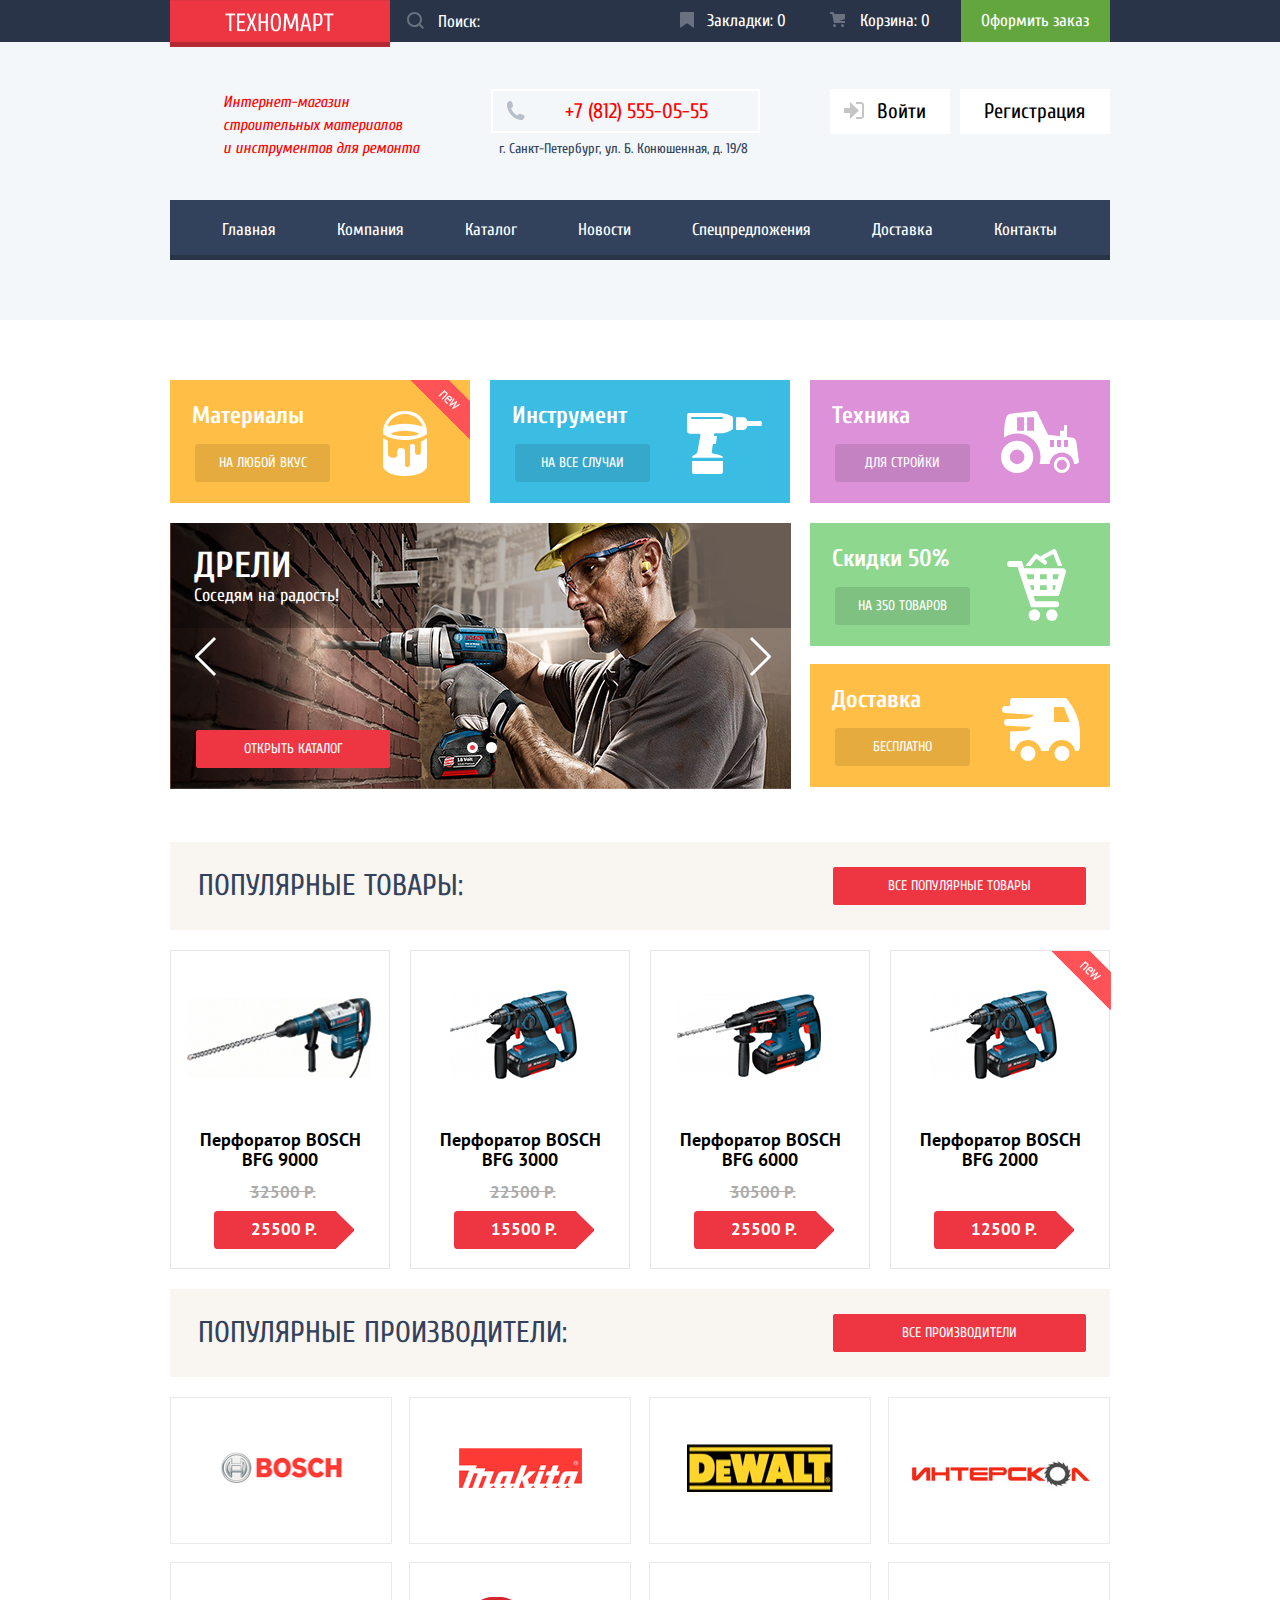
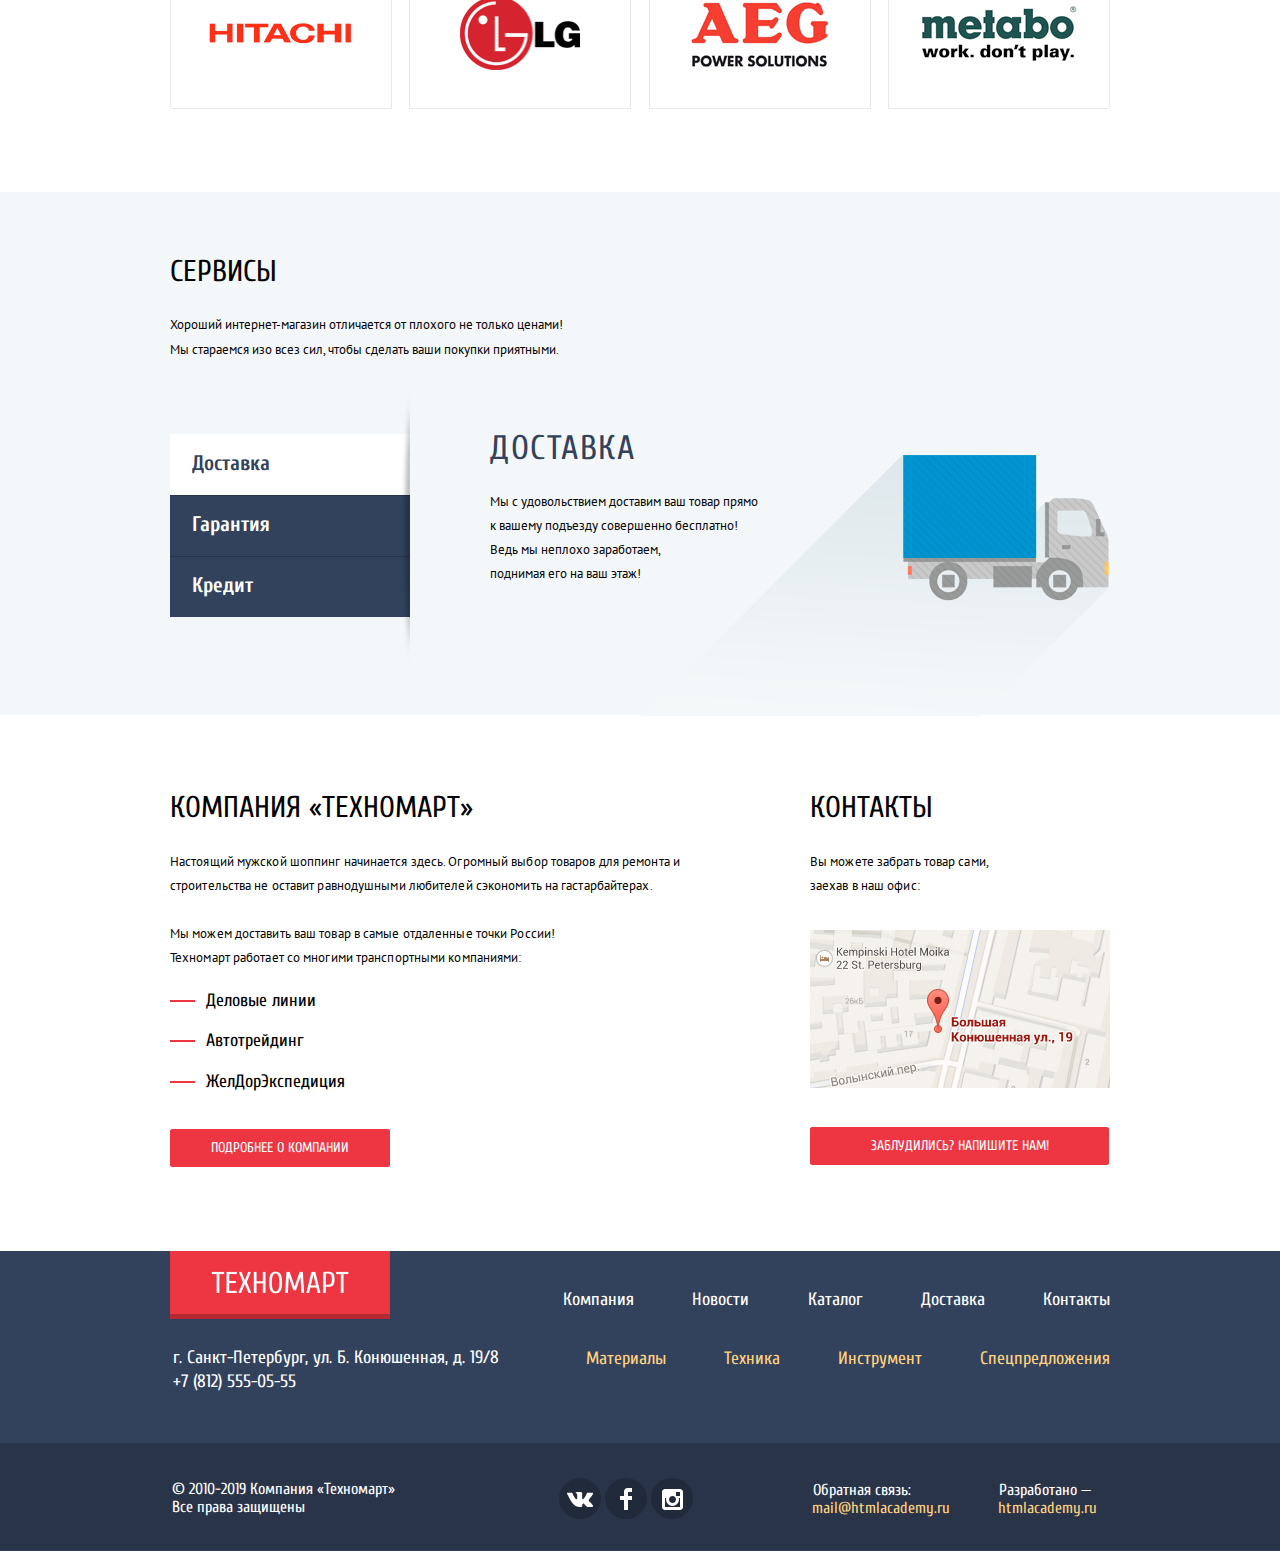
<file: index.html>
<!DOCTYPE html>
<html lang="ru">

<head>
  <meta charset="utf-8">
  <title>HTML Academy: Техномарт</title>
  <link href="css/normalize.css" rel="stylesheet">
  <link href="css/style.css" rel="stylesheet">
  <link href="https://fonts.googleapis.com/css?family=Cuprum:400,400i,700,700i&display=swap&subset=cyrillic"
    rel="stylesheet">
  <link href="https://fonts.googleapis.com/css?family=PT+Sans:400,700&display=swap&subset=cyrillic" rel="stylesheet">
</head>

<body>
  <header>
    <div class="header">
      <div class="topmenu wrapper">
        <a href="index.html"><img src="img/logo.png" class="logo" alt="логотип" width="220" height="47"></a>

        <form class="search-form" action="https://echo.htmlacademy.ru" method="POST">
          <input class="search" type="text" placeholder="Поиск:" name="search">
          <input class="search-icon" type="submit" value="Поиск">
        </form>

        <a href="#" class="bookmark">Закладки: 0</a>
        <a href="#" class="cart">Корзина: 0</a>
        <a href="#" class="order">Оформить заказ</a>
      </div>
    </div>
    <div class="underheader wrapper">
      <p class="description">Интернет-магазин<br>
        строительных материалов<br>
        и инструментов для ремонта</p>
      <div class="contact-details"><a class="telephone" href="tel:+78125550555">+7 (812) 555-05-55</a>
        <p class="address">г. Санкт-Петербург, ул. Б. Конюшенная, д. 19/8</p>
      </div>

      <div class="entrance">
        <a class="enter" href="#">Войти</a>
        <a class="registration" href="#">Регистрация</a>
      </div>
    </div>
    <nav class="wrapper">
      <ul class="navigation">
        <li><a href="index.html">Главная</a></li>
        <li><a href="#">Компания</a></li>
        <li><a href="catalog.html">Каталог</a></li>
        <li><a href="#">Новости</a></li>
        <li><a href="#">Спецпредложения</a></li>
        <li><a href="#">Доставка</a></li>
        <li><a href="#">Контакты</a></li>
      </ul>
    </nav>
  </header>

  <main>
    <h1 class="visually-hidden">Интернет-магазин "ТЕХНОМАРТ"</h1>
    <section class="store wrapper">
      <h2 class="visually-hidden">Товары и услуги</h2>
      <ul class="departments wrapper">
        <li>
          <h3>Материалы</h3>
          <a class="departments-btn" href="#">на любой вкус</a>
        </li>
        <li>
          <h3>Инструмент</h3>
          <a class="departments-btn" href="#">на все случаи</a>
        </li>
        <li>
          <h3>Техника</h3>
          <a class="departments-btn" href="#">для стройки</a>
        </li>
        <li>
          <div class="slider">
            <input class="left" id="real" type="radio" name="show" checked>
            <input class="right" id="next" type="radio" name="show">
            <div class="slider-controls">
              <label for="real"></label>
              <label for="next"></label>
            </div>
            <div class="arrow-controls">
              <label class="left" for="real"></label>
              <label class="right" for="next"></label>
            </div>
            <div class="slides">
              <div class="slide" id="slide1">
                <div class="slide-text">
                  <h3 class="drill-title">ДРЕЛИ</h3>
                  <p>Соседям на радость!</p>
                  <a class="red-btn" href="catalog.html">открыть каталог</a>
                </div>
              </div>
              <div class="slide" id="slide2">
                <div class="slide-text">
                  <h3 class="drill-title">ПЕРФОРАТОРЫ</h3>
                  <p>Настоящие мужские игрушки</p>
                  <a class="red-btn" href="catalog.html">открыть каталог</a>
                </div>
              </div>
            </div>
          </div>
        <li>
          <div class="sale">
            <h3>Скидки 50%</h3>
            <a class="departments-btn" href="#">на 350 товаров</a>
          </div>
          <div class="logist">
            <h3>Доставка</h3>
            <a class="departments-btn" href="#">бесплатно</a>
          </div>
        </li>
      </ul>
    </section>
    <section class="pop-product wrapper">
      <div class="popular">
        <h2 class="title-h2">ПОПУЛЯРНЫЕ ТОВАРЫ:</h2>
        <a class="all red-btn" href="#">все популярные товары</a>
      </div>
      <ul class="catalog-items">
        <li class="catalog-items-file">
          <div class="catalog-actions">
            <a href="#" class="catalog-item-buy">Купить</a>
            <a href="#" class="catalog-item-bookmark">В закладки</a>
          </div>
          <img src="img/perforator_1i.jpg" alt="Перфоратор BOSH BFG 9000">
          <h3>Перфоратор BOSCH<br> BFG 9000</h3>
          <del class="disqualify">32500 Р.</del>
          <div class="actual-price">25500 Р.</div>
        </li>

        <li class="catalog-items-file">
          <div class="catalog-actions">
            <a href="#" class="catalog-item-buy">Купить</a>
            <a href="#" class="catalog-item-bookmark">В закладки</a>
          </div>
          <img src="img/perforator_1.jpg" alt="Перфоратор BOSH BFG 3000">
          <h3>Перфоратор BOSCH<br> BFG 3000</h3>
          <del class="disqualify">22500 Р.</del>
          <div class="actual-price">15500 Р.</div>

        </li>

        <li class="catalog-items-file">
          <div class="catalog-actions">
            <a href="#" class="catalog-item-buy">Купить</a>
            <a href="#" class="catalog-item-bookmark">В закладки</a>
          </div>
          <img src="img/perforator_2.jpg" alt="Перфоратор BOSH BFG 6000">
          <h3>Перфоратор BOSCH<br> BFG 6000</h3>
          <del class="disqualify">30500 Р.</del>
          <div class="actual-price">25500 Р.</div>
        </li>

        <li class="catalog-items-file new">
          <div class="catalog-actions">
            <a href="#" class="catalog-item-buy">Купить</a>
            <a href="#" class="catalog-item-bookmark">В закладки</a>
          </div>
          <img src="img/perforator_1.jpg" alt="Перфоратор BOSH BFG 2000">
          <h3>Перфоратор BOSCH<br> BFG 2000</h3>
          <div class="actual-price actual-price-last">12500 Р.</div>
        </li>
      </ul>
    </section>
    <section class="pop-trademark wrapper">
      <div class="popular">
        <h2 class="title-h2">ПОПУЛЯРНЫЕ ПРОИЗВОДИТЕЛИ:</h2>
        <a class="all red-btn" href="#">все производители</a>
      </div>
      <ul class="brands wrapper">
        <li><a href="#"><img src="img/bosch.png" width="125" height="37" alt="Bosch"></a></li>
        <li><a href="#"><img src="img/makita.png" width="123" height="40" alt="Makita"></a></li>
        <li><a href="#"><img src="img/dewalt.png" width="146" height="48" alt="Dewalt"></a></li>
        <li><a href="#"><img src="img/interskol.png" width="200" height="88" alt="Интерскол"></a></li>
        <li><a href="#"><img src="img/hitachi.png" width="169" height="31" alt="Hitachi"></a></li>
        <li><a href="#"><img src="img/lg.png" width="120" height="73" alt="LG"></a></li>
        <li><a href="#"><img src="img/aeg.png" width="151" height="96" alt="AEG"></a></li>
        <li><a href="#"><img src="img/metabo.png" width="204" height="69" alt="Metabo"></a></li>
      </ul>
    </section>
    <section class="services">
      <div class="services-content wrapper">
        <h2>СЕРВИСЫ</h2>
        <p>Хороший интернет-магазин отличается от плохого не только ценами!<br>
          Мы стараемся изо всез сил, чтобы сделать ваши покупки приятными.</p>
        <div class="services-slider">
          <input type="radio" id="slide-delivery" name="switch" checked>
          <input type="radio" id="slide-warranty" name="switch">
          <input type="radio" id="slide-credit" name="switch">

          <ul class="services-slider-control">
            <li>
              <label for="slide-delivery">Доставка</label>
            </li>
            <li>
              <label for="slide-warranty">Гарантия</label>
            </li>
            <li>
              <label for="slide-credit">Кредит</label>
            </li>
          </ul>
          <div class="results">
            <div class="results-slider" id="slide-1">
              <h3>ДОСТАВКА</h3>
              <p>Мы с удовольствием доставим ваш товар прямо<br>
                к вашему подъезду совершенно бесплатно!<br>
                Ведь мы неплохо заработаем,<br> поднимая его на ваш этаж!</p>
            </div>
            <div class="results-slider" id="slide-2">
              <h3>ГАРАНТИЯ</h3>
              <p>Если купленный у нас товар поломается или заискрит,<br>
                а также в случае пожара, спровоцированного его возгоранием, вы<br> всегда можете быть уверны в нашей
                гарантии. Мы обменяем<br> сгоревший товар на новый.<br>
                Дом уж восстановите как-нибудь сами.</p>
            </div>
            <div class="results-slider" id="slide-3">
              <h3>КРЕДИТ</h3>
              <p>Залезть в долговую яму стало проще!<br>
                Кредитные консультанты придут вам на помощь.</p>
              <a href="#" class="red-btn">отправить заявку</a>
            </div>
          </div>
        </div>
      </div>
    </section>
    <section class="information wrapper">
      <div class="delivery">
        <h2>КОМПАНИЯ «ТЕХНОМАРТ»</h2>
        <p>Настоящий мужской шоппинг начинается здесь. Огромный выбор товаров для ремонта и
          строительства не оставит равнодушными любителей сэкономить на гастарбайтерах.</p>
        <p>Мы можем доставить ваш товар в самые отдаленные точки России!<br>
          Техномарт работает со многими транспортными компаниями:</p>
        <ul class="trans-company">
          <li>Деловые линии</li>
          <li>Автотрейдинг</li>
          <li>ЖелДорЭкспедиция</li>
        </ul>
        <a class="red-btn" href="#">
          подробнее о компании
        </a>
      </div>
      <div class="contacts">
        <h2>КОНТАКТЫ</h2>
        <p>Вы можете забрать товар сами,<br>
          заехав в наш офис:</p>
        <a class="little-map" href="#">
          <img src="img/map.jpg" alt="схема проезда"></a>
        <a class="help red-btn" href="#">заблудились? напишите нам!</a>
      </div>
    </section>
  </main>
  <footer>
    <div class="footer-nav">
      <a><img src="img/logofooter.png" alt="логотип"></a>

      <ul>
        <li><a href="#">Компания</a></li>
        <li><a href="#">Новости</a></li>
        <li><a href="catalog.html">Каталог</a></li>
        <li><a href="#">Доставка</a></li>
        <li><a href="#">Контакты</a></li>
      </ul>
    </div>
    <div class="footer-catalog">
      <p>г. Санкт-Петербург, ул. Б. Конюшенная, д. 19/8
        +7 (812) 555-05-55</p>
      <ul>
        <li><a href="#">Материалы</a></li>
        <li><a href="#">Техника</a></li>
        <li><a href="#">Инструмент</a></li>
        <li><a href="#">Спецпредложения</a></li>
      </ul>
    </div>
    <div class="footer-bottom">
      <div class="footer-connect wrapper">
        <p>© 2010-2019 Компания «Техномарт» Все права защищены</p>
        <ul class="footer-social">
          <li><a class="btn-vk" href="#"></a></li>
          <li><a class="btn-fb" href="#"></a></li>
          <li><a class="btn-instagram" href="#"></a></li>
        </ul>
        <div class="e-mail">
          <p>Обратная связь:</p>
          <a href="http://mail@htmlacademy.ru">mail@htmlacademy.ru</a>
        </div>
        <div class="site">
          <p>Разработано —</p>
          <a href="http://htmlacademy.ru">htmlacademy.ru</a>
        </div>
      </div>
    </div>
  </footer>
  <div class="modal-content">
    <button class="modal-content-close" type="button" title="Закрыть">Закрыть</button>
    <form action="https://echo.htmlacademy.ru" method="post">
      <div class="modal-content-wrapper">
        <div class="modal-content-half">
          <label for="name-field">Ваше имя:</label>
          <input type="text" name="login" id="name-field" placeholder="Представьтесь, пожалуйста">
        </div>
        <div class="modal-content-half">
          <label for="email-field">Ваш e-mail</label>
          <input type="email" name="email" id="email-field" placeholder="Для отправки ответа">
        </div>
        <label for="message">Текст письма:</label>
        <textarea name="comments" id="message">В свободной форме</textarea>
      </div>
      <div class="modal-bottom">
        <div class="modal-content-wrapper">
          <button class="red-btn btn-modal-content" type="submit">Отправить</button>
        </div>
      </div>
    </form>
  </div>
  <div class="modal-content-map">
    <button class="modal-content-close" type="button" title="Закрыть">Закрыть</button>
    <iframe
      src="https://www.google.com/maps/embed?pb=!1m18!1m12!1m3!1d1998.5991043651625!2d30.320894615997645!3d59.93879418187619!2m3!1f0!2f0!3f0!3m2!1i1024!2i768!4f13.1!3m3!1m2!1s0x4696310fca5ba729%3A0xea9c53d4493c879f!2z0JHQvtC70YzRiNCw0Y8g0JrQvtC90Y7RiNC10L3QvdCw0Y8g0YPQuy4sIDE5LCDQodCw0L3QutGCLdCf0LXRgtC10YDQsdGD0YDQsywgMTkxMTg2!5e0!3m2!1sru!2sru!4v1462893531736"
      width="940" height="446" style="border:0" allowfullscreen></iframe>
  </div>
  <div class="modal-content-cart">
    <button class="modal-content-close" type="button" title="Закрыть">Закрыть</button>
    <div class="modal-content-wrapper">
      <b>Товар добавлен в корзину!</b>
    </div>
    <div class="modal-bottom">
      <div class="modal-content-wrapper">
        <a class="red-btn order-btn" href="#">Оформить заказ</a>
        <button class="continue" type="submit">Продолжить покупки</button>
      </div>
    </div>
  </div>
  <script src="js/javascript.js"></script>
</body>

</html>
</file>
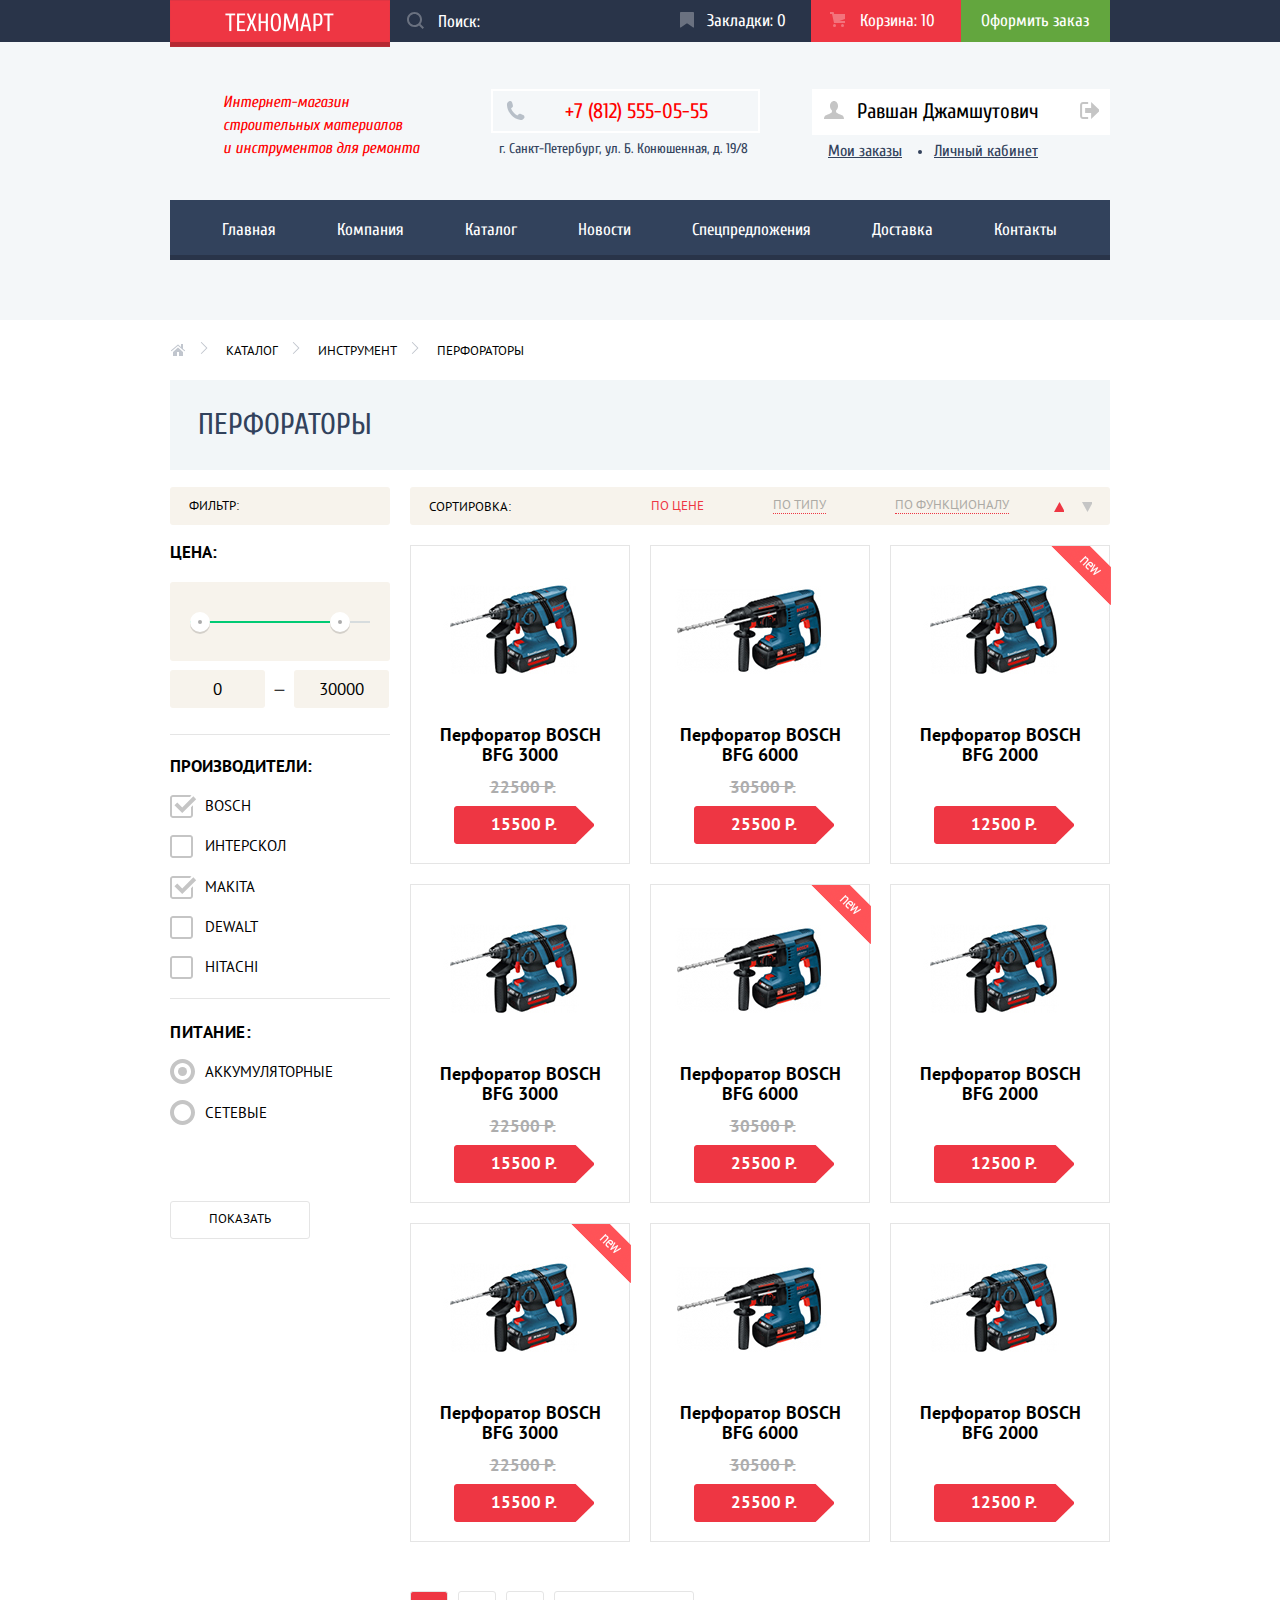
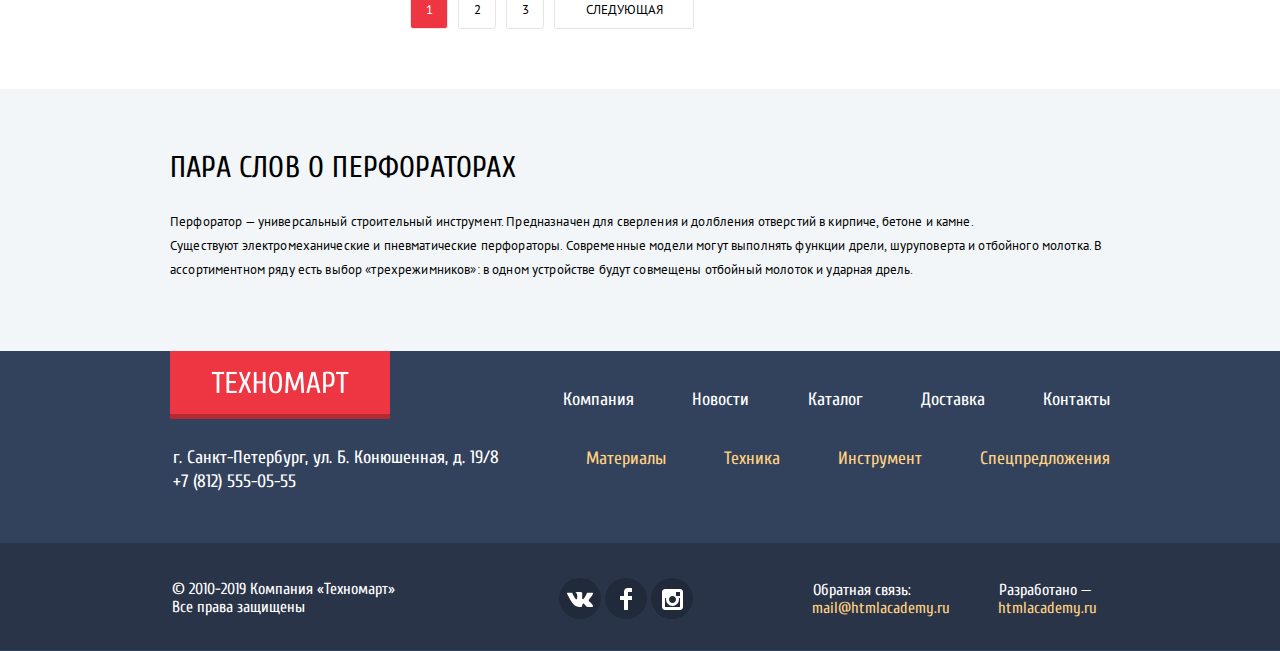
<file: catalog.html>
<!DOCTYPE html>
<html lang="ru">

<head>
  <meta charset="utf-8">
  <title>HTML Academy: Техномарт</title>
  <link href="css/normalize.css" rel="stylesheet">
  <link href="css/style.css" rel="stylesheet">
  <link href="https://fonts.googleapis.com/css?family=Cuprum:400,400i,700,700i&display=swap&subset=cyrillic"
    rel="stylesheet">
  <link href="https://fonts.googleapis.com/css?family=PT+Sans:400,700&display=swap&subset=cyrillic" rel="stylesheet">
</head>

<body>
  <header>
    <div class="header">
      <div class="topmenu wrapper">
        <a href="index.html"><img src="img/logo.png" class="logo" alt="логотип" width="220" height="47"></a>

        <form class="search-form" action="https://echo.htmlacademy.ru" method="POST">
          <input class="search" type="text" placeholder="Поиск:" name="search">
          <input class="search-icon" type="submit" value="Поиск">
        </form>

        <a href="#" class="bookmark">Закладки: 0</a>
        <a href="#" class="cart active">Корзина: 10</a>
        <a href="#" class="order">Оформить заказ</a>
      </div>
    </div>

    <div class="underheader wrapper">
      <p class="description">Интернет-магазин<br>
        строительных материалов<br>
        и инструментов для ремонта</p>
      <div class="contact-details"><a class="telephone" href="tel:+78125550555">+7 (812) 555-05-55</a>
        <p class="address">г. Санкт-Петербург, ул. Б. Конюшенная, д. 19/8</p>
      </div>
      <div class="authorized">
        <div class="user">
          <a class="username" href="#">Равшан Джамшутович</a>
          <a class="exit-login" href="#"></a>
        </div>
        <div>
          <a class="my-orders" href="#">Мои заказы</a>
          <a class="account" href="#">Личный кабинет</a>
        </div>
      </div>
    </div>
    <nav class="wrapper">
      <ul class="navigation">
        <li><a href="index.html">Главная</a></li>
        <li><a href="#">Компания</a></li>
        <li><a href="catalog.html">Каталог</a></li>
        <li><a href="#">Новости</a></li>
        <li><a href="#">Спецпредложения</a></li>
        <li><a href="#">Доставка</a></li>
        <li><a href="#">Контакты</a></li>
      </ul>
    </nav>
  </header>
  <main>
    <div class="wrapper">
      <h1 class="visually-hidden">Каталог</h1>
      <ul class="breadcrumbs wrapper">
        <li><a class="icon-home" href="index.html"></a></li>
        <li><a href="catalog.html">каталог</a></li>
        <li><a href="#">инструмент</a></li>
        <li><a href="#">перфораторы</a></li>
      </ul>

      <h2 class="title-h2 title-h2-catalog">ПЕРФОРАТОРЫ</h2>
      <div class="filter-catalog">
        <section class="filter-control">
          <div>
            <h3 class="filter-header">фильтр:</h3>
          </div>
          <form action="https://echo.htmlacademy.ru" method="post">
            <div class="range-filter">
              <h4 class="filter-title-price">Цена:</h4>
              <div class="range-filter-controls">
                <div class="range-filter-scale">
                  <div class="range-filter-bar"></div>
                </div>
                <div class="range-filter-toggle range-filter-min-toggle"></div>
                <div class="range-filter-toggle range-filter-max-toggle"></div>
              </div>
              <div class="range-filter-price">
                <input class="range-filter-min-price" type="text" value="0">
                — <input class="range-filter-max-price" type="text" value="30000">
              </div>
            </div>
            <div class="producer-filter">
              <h4>производители:</h4>
              <ul class="producers">
                <li>
                  <input type="checkbox" id="brand1" name="bosch" checked>
                  <label for="brand1">BOSCH</label>
                </li>
                <li>
                  <input type="checkbox" id="brand2" name="interskol">
                  <label for="brand2">ИНТЕРСКОЛ</label>
                </li>
                <li>
                  <input type="checkbox" id="brand3" name="makita" checked>
                  <label for="brand3">MAKITA</label>
                </li>
                <li>
                  <input type="checkbox" id="brand4" name="dewalt">
                  <label for="brand4">DEWALT</label>
                </li>
                <li>
                  <input type="checkbox" id="brand5" name="hitachi">
                  <label for="brand5">HITACHI</label>
                </li>
              </ul>
            </div>
            <div class="power-filter">
              <h4>питание:</h4>
              <ul class="powers">
                <li>
                  <input type="radio" name="battery" id="power1" checked>
                  <label for="power1">АККУМУЛЯТОРНЫЕ</label>
                </li>
                <li>
                  <input type="radio" name="electricity" id="power2">
                  <label for="power2">СЕТЕВЫЕ</label>
                </li>
              </ul>
              <button class="btn-filter" type="submit">Показать</button>
            </div>
          </form>
        </section>
        <section class="sorting">
          <div class="sorting-toggle">
            <h3>сортировка:</h3>
            <ul class="sorting-toggle-link">
              <li><a class="active-link" href="#">по цене</a></li>
              <li><a href="#">по типу</a></li>
              <li><a href="#">по функционалу</a></li>
            </ul>
            <a class="triangle triangle-up" href="#"></a>
            <a class="triangle triangle-down" href="#"></a>

          </div>
          <ul class="sorting-toggle-result">
            <li class="catalog-items-file">
              <div class="catalog-actions">
                <a href="#" class="catalog-item-buy">Купить</a>
                <a href="#" class="catalog-item-bookmark">В закладки</a>
              </div>
              <img src="img/perforator_1.jpg" alt="Перфоратор BOSH BFG 3000">
              <h3>Перфоратор BOSCH<br> BFG 3000</h3>
              <del class="disqualify">22500 Р.</del>
              <div class="actual-price">15500 Р.</div>
            </li>

            <li class="catalog-items-file">
              <div class="catalog-actions">
                <a href="#" class="catalog-item-buy">Купить</a>
                <a href="#" class="catalog-item-bookmark">В закладки</a>
              </div>
              <img src="img/perforator_2.jpg" alt="Перфоратор BOSH BFG 6000">
              <h3>Перфоратор BOSCH<br> BFG 6000</h3>
              <del class="disqualify">30500 Р.</del>
              <div class="actual-price">25500 Р.</div>
            </li>

            <li class="catalog-items-file new">
              <div class="catalog-actions">
                <a href="#" class="catalog-item-buy">Купить</a>
                <a href="#" class="catalog-item-bookmark">В закладки</a>
              </div>
              <img src="img/perforator_1.jpg" alt="Перфоратор BOSH BFG 2000">
              <h3>Перфоратор BOSCH<br> BFG 2000</h3>
              <div class="actual-price actual-price-last">12500 Р.</div>
            </li>

            <li class="catalog-items-file">
              <div class="catalog-actions">
                <a href="#" class="catalog-item-buy">Купить</a>
                <a href="#" class="catalog-item-bookmark">В закладки</a>
              </div>
              <img src="img/perforator_1.jpg" alt="Перфоратор BOSH BFG 3000">
              <h3>Перфоратор BOSCH<br> BFG 3000</h3>
              <del class="disqualify">22500 Р.</del>
              <div class="actual-price">15500 Р.</div>
            </li>

            <li class="catalog-items-file new">
              <div class="catalog-actions">
                <a href="#" class="catalog-item-buy">Купить</a>
                <a href="#" class="catalog-item-bookmark">В закладки</a>
              </div>
              <img src="img/perforator_2.jpg" alt="Перфоратор BOSH BFG 6000">
              <h3>Перфоратор BOSCH<br> BFG 6000</h3>
              <del class="disqualify">30500 Р.</del>
              <div class="actual-price">25500 Р.</div>
            </li>

            <li class="catalog-items-file">
              <div class="catalog-actions">
                <a href="#" class="catalog-item-buy">Купить</a>
                <a href="#" class="catalog-item-bookmark">В закладки</a>
              </div>
              <img src="img/perforator_1.jpg" alt="Перфоратор BOSH BFG 2000">
              <h3>Перфоратор BOSCH<br> BFG 2000</h3>
              <div class="actual-price actual-price-last">12500 Р.</div>
            </li>

            <li class="catalog-items-file new">
              <div class="catalog-actions">
                <a href="#" class="catalog-item-buy">Купить</a>
                <a href="#" class="catalog-item-bookmark">В закладки</a>
              </div>
              <img src="img/perforator_1.jpg" alt="Перфоратор BOSH BFG 3000">
              <h3>Перфоратор BOSCH<br> BFG 3000</h3>
              <del class="disqualify">22500 Р.</del>
              <div class="actual-price">15500 Р.</div>
            </li>

            <li class="catalog-items-file">
              <div class="catalog-actions">
                <a href="#" class="catalog-item-buy">Купить</a>
                <a href="#" class="catalog-item-bookmark">В закладки</a>
              </div>
              <img src="img/perforator_2.jpg" alt="Перфоратор BOSH BFG 6000">
              <h3>Перфоратор BOSCH<br> BFG 6000</h3>
              <del class="disqualify">30500 Р.</del>
              <div class="actual-price">25500 Р.</div>
            </li>

            <li class="catalog-items-file">
              <div class="catalog-actions">
                <a href="#" class="catalog-item-buy">Купить</a>
                <a href="#" class="catalog-item-bookmark">В закладки</a>
              </div>
              <img src="img/perforator_1.jpg" alt="Перфоратор BOSH BFG 2000">
              <h3>Перфоратор BOSCH<br> BFG 2000</h3>
              <div class="actual-price actual-price-last">12500 Р.</div>
            </li>

          </ul>
          <ul class="paginator">
            <li><a class="active" href="">1</a></li>
            <li><a href="">2</a></li>
            <li><a href="3">3</a></li>
            <li><a class="next" href="#">следующая</a></li>
          </ul>
        </section>
      </div>
    </div>
    <article class="about-perforator">
      <div class="wrapper">
        <h2>ПАРА СЛОВ О ПЕРФОРАТОРАХ</h2>
        <p>
          Перфоратор — универсальный строительный инструмент. Предназначен для сверления и долбления отверстий в
          кирпиче,
          бетоне и камне.<br>
          Существуют электромеханические и пневматические перфораторы. Современные модели могут выполнять функции дрели,
          шуруповерта и отбойного молотка.
          В<br> ассортиментном ряду есть выбор «трехрежимников»: в одном устройстве будут совмещены отбойный молоток и
          ударная
          дрель.</p>
      </div>
    </article>
  </main>
  <footer>
    <div class="footer-nav">
      <a><img src="img/logofooter.png" alt="логотип"></a>

      <ul>
        <li><a href="#">Компания</a></li>
        <li><a href="#">Новости</a></li>
        <li><a href="catalog.html">Каталог</a></li>
        <li><a href="#">Доставка</a></li>
        <li><a href="#">Контакты</a></li>
      </ul>
    </div>
    <div class="footer-catalog">
      <p>г. Санкт-Петербург, ул. Б. Конюшенная, д. 19/8
        +7 (812) 555-05-55</p>
      <ul>
        <li><a href="#">Материалы</a></li>
        <li><a href="#">Техника</a></li>
        <li><a href="#">Инструмент</a></li>
        <li><a href="#">Спецпредложения</a></li>
      </ul>
    </div>
    <div class="footer-bottom">
      <div class="footer-connect wrapper">
        <p>© 2010-2019 Компания «Техномарт» Все права защищены</p>
        <ul class="footer-social">
          <li><a class="btn-vk" href="#"></a></li>
          <li><a class="btn-fb" href="#"></a></li>
          <li><a class="btn-instagram" href="#"></a></li>
        </ul>
        <div class="e-mail">
          <p>Обратная связь:</p>
          <a href="http://mail@htmlacademy.ru">mail@htmlacademy.ru</a>
        </div>
        <div class="site">
          <p>Разработано —</p>
          <a href="http://htmlacademy.ru">htmlacademy.ru</a>
        </div>
      </div>
    </div>
  </footer>
  <div class="modal-content-cart">
    <button class="modal-content-close" type="button" title="Закрыть">Закрыть</button>
    <div class="modal-content-wrapper">
      <b>Товар добавлен в корзину!</b>
    </div>
    <div class="modal-bottom">
      <div class="modal-content-wrapper">
        <a class="red-btn order-btn" href="#">Оформить заказ</a>
        <button class="continue" type="submit">Продолжить покупки</button>
      </div>
    </div>
  </div>
  <script src="js/javascript.js"></script>
</body>

</html>
</file>
<file: css/style.css>
body {
    color: black;
    margin-left: auto;
    margin-right: auto;
    font-family: "Cuprum", "PT sans", Arial, sans-serif;
    font-size: 17px;
    font-weight: normal;
    background-color: #f4f7f9;
    min-width: 960px;
}

a {
    text-decoration: none;
    color: white;
}

.visually-hidden {
    visibility: hidden;
    margin: 0px;
    font-size: 0px;
}

ul {
    list-style: none;
}

.wrapper {
    width: 940px;
    padding: 0 10px;
    margin: 0 auto;
}

.header {
    background-color: #293449;
    border: none;
    font-size: 17px;
    width: auto;
    height: 42px;
    margin-bottom: 47px;
}

.topmenu {
    display: flex;
    height: 42px;
}

.bookmark, .cart {
    width: 150px;
    line-height: 42px;
    vertical-align: middle;
    text-align: left;
    padding-left: 45px;
    position: relative;
    box-sizing: border-box;
}

.cart {
    padding-left: 49px;
}

.topmenu .active {
    background-color: #ee3643;
}

.topmenu .order {
    background-color: #63a63e;
    width: 150px;
    line-height: 42px;
    text-align: center;
}

.topmenu .bookmark::before {
    position: absolute;
    content: "";
    width: 14px;
    height: 16px;
    background-image: url("../img/icon-bookmark.svg");
    opacity: 0.3;
    background-repeat: no-repeat;
    top: 12px;
    left: 18px;
}

.topmenu .cart::before {
    position: absolute;
    content: "";
    width: 15px;
    height: 15px;
    background-image: url("../img/cart-icon.svg");
    opacity: 30%;
    background-repeat: no-repeat;
    top: 12px;
    left: 19px;
}

.search-form {
    position: relative;
}

.search:hover {
    background-color: #212a3a;
}

.search-form:hover .search-icon {
    opacity: 1;
}

.search:focus {
    background-color: #ffffff;
    color: black;
    font-size: 17px;
}

.search {
    background-color: #293449;
    border: none;
    color: white;
    width: 222px;
    height: 40px;
    text-align: left;
    padding-left: 48px;
}

.search-icon {
    position: absolute;
    content: "";
    background-image: url("../img/icon-search.svg");
    border: none;
    outline: none;
    width: 17px;
    height: 17px;
    top: 12px;
    left: 17px;
    background-repeat: no-repeat;
    background-color: transparent;
    font-size: 0;
    opacity: 0.3;
}

.search:focus .search-icon {
    background-image: url("../img/icon-searchred.svg");
}

.search::placeholder {
    color: white;
}

.underheader {
    display: flex;
    height: 70px;
    margin-bottom: 41px;
}

.description {
    font-family: "Cuprum", sans-serif;
    font-size: 16px;
    color: red;
    font-style: italic;
    line-height: 23px;
    width: 268px;
    padding-left: 53px;
    margin-top: 2px;
}

.telephone {
    display: inline-block;
    box-sizing: border-box;
    position: relative;
    font-size: 21px;
    color: red;
    border: 2px solid white;
    width: 269px;
    text-align: center;
    line-height: 40px;
    padding-left: 21px;
}

.telephone::before {
    content: "";
    position: absolute;
    background-image: url("../img/icon-phone.svg");
    background-repeat: no-repeat;
    width: 19px;
    height: 19px;
    left: 13px;
    top: 10px;
}

.address {
    font-family: "Cuprum", sans-serif;
    color: #32425c;
    font-size: 14px;
    width: 270px;
    margin: 8px;
}

.entrance {
    margin-left: auto;
}

.enter {
    color: #000000;
    display: inline-block;
    box-sizing: border-box;
    position: relative;
    background-color: white;
    line-height: 45px;
    font-size: 21px;
    width: 120px;
    padding-left: 47px;
}

.enter::before {
    content: "";
    background-image: url("../img/icon-login.svg");
    background-repeat: no-repeat;
    position: absolute;
    width: 20px;
    height: 17px;
    top: 13px;
    left: 14px;
}

.enter svg {}

.authorized {
    display: block;
    margin: 0 0 0 auto;
}

.user {
    box-sizing: border-box;
    position: relative;
    border: 1px solid white;
    background-color: white;
    line-height: 43px;
    width: 298px;
    margin-bottom: 6px;
}

.username {
    color: #000000;
    font-size: 21px;
    padding-left: 44px;
}

.user::before {
    content: "";
    position: absolute;
    width: 20px;
    height: 18px;
    background-image: url("../img/icon-user.svg");
    left: 11px;
    top: 11px;
}

.exit-login {
    position: absolute;
    content: "";
    background-image: url("../img/icon-logout.svg");
    background-repeat: no-repeat;
    width: 20px;
    height: 17px;
    margin-left: 33px;
    display: inline-block;
    top: 12px;
    left: 233px;
}

.my-orders, .account {
    text-decoration: underline;
    font-size: 16px;
    color: #32425c;
}

.my-orders {
    position: relative;
    margin: 0 28px 0 16px;
}

.my-orders::after {
    position: absolute;
    width: 4px;
    height: 4px;
    border-radius: 50%;
    background-color: #32425c;
    content: "";
    left: 90px;
    top: 8px;
}

.registration {
    box-sizing: border-box;
    color: #000000;
    display: inline-block;
    background-color: white;
    line-height: 45px;
    font-weight: 400;
    font-size: 21px;
    width: 150px;
    margin-left: 6px;
    margin-right: 0;
    padding-left: 24px;
}

.navigation {
    display: flex;
    justify-content: flex-start;
    background-color: #32425c;
    height: 55px;
    font-size: 17px;
    padding: 0 0 0 22px;
    box-shadow: 0px 5px 0px 0px #293449;
    margin-bottom: 65px;
}

.navigation a {
    padding: 20px 31px 22px 30px;
    display: block;
}

main {
    background-color: white;
}

.breadcrumbs {
    padding: 20px 0 20px 0;
}

.breadcrumbs li {
    display: inline-block;
    position: relative;
}

.breadcrumbs a {
    color: black;
    text-transform: uppercase;
    font-size: 13px;
    font-family: "PT Sans", sans-serif;
    margin-left: 36px;
}

.breadcrumbs li:nth-child(n+2)::before {
    content: "";
    position: absolute;
    background-image: url("../img/icon-right-small.svg");
    background-repeat: no-repeat;
    width: 8px;
    height: 12px;
    top: 2px;
    left: 10px;
}

a.icon-home {
    position: relative;
    content: "";
    background-image: url("../img/icon-home.svg");
    background-repeat: no-repeat;
    width: 14px;
    height: 12px;
    padding-left: 16px;
    margin-left: 0px;
    top: 2px;
}

.store {
    margin-left: auto;
    margin-right: auto;
    background-color: #ffffff;
    padding: 0px;
    height: 483px;
    margin-bottom: 39px;
}

.departments {
    min-height: 521px;
    margin-top: 60px;
    margin-bottom: auto;
    display: flex;
    flex-wrap: wrap;
    justify-content: space-between;
    padding: 0px;
    align-items: flex-start;
    align-content: flex-start;
}

.departments h3 {
    font-size: 24px;
    font-weight: bold;
    margin: 0 0 12px 0;
    color: #ffffff;
}

.departments .drill-title {
    font-size: 36px;
    margin-bottom: 0;
}

.departments-btn {
    display: inline-block;
    text-align: center;
    width: 133px;
    font-size: 14px;
    text-transform: uppercase;
    font-weight: 400;
    padding: 10px 0;
    border: 1px solid transparent;
    border-radius: 3px;
    background-color: rgba(0, 0, 0, .1);
    margin: 2px 0 0 3px;
}

.departments li:not(:nth-child(4)), .sale, .logist {
    box-sizing: border-box;
    width: 300px;
    height: 123px;
    color: #ffffff;
    padding: 22px;
    margin-bottom: 10px;
}

.departments li:first-child, .logist {
    background-color: #ffbf47;
    position: relative;
}

.departments li:first-child::before {
    content: "";
    position: absolute;
    width: 44px;
    height: 65px;
    background-image: url("../img/icon-1.svg");
    left: 213px;
    top: 31px;
}

.departments li:first-child::after {
    content: "";
    position: absolute;
    width: 60px;
    height: 59px;
    background-image: url("../img/new-flag.png");
    background-repeat: no-repeat;
    left: 240px;
    top: 0px;
}

.logist::before {
    content: "";
    position: absolute;
    width: 78px;
    height: 63px;
    background-image: url("../img/icon-5.svg");
    left: 192px;
    top: 34px;
}

.departments li:nth-child(2) {
    background-color: #3bbce3;
    position: relative;
}

.departments li:nth-child(2)::before {
    content: "";
    position: absolute;
    width: 75px;
    height: 61px;
    background-image: url("../img/icon-2.svg");
    left: 197px;
    top: 33px;
}

.departments li:nth-child(3) {
    background-color: #dc91d8;
    position: relative;
}

.departments li:nth-child(3)::before {
    content: "";
    position: absolute;
    width: 78px;
    height: 62px;
    background-image: url("../img/icon-3.svg");
    left: 191px;
    top: 31px;
}

.departments li:nth-child(4) {
    margin: 0;
    padding: 0;
}

.departments li:last-child {
    margin: 10px 0 0 0;
    padding: 0;
}

.sale {
    background-color: #8ed78f;
    box-sizing: border-box;
    margin-bottom: 18px;
    position: relative;
}

.sale::before {
    content: "";
    position: absolute;
    width: 59px;
    height: 72px;
    background-image: url("../img/icon-4.svg");
    left: 197px;
    top: 26px;
}

.slider {
    margin: 0px;
    padding: 0;
    background-color: #613f35;
    width: 621px;
    height: 266px;
    margin-top: 10px;
    position: relative;
    color: white;
}

input[type=radio], input[type=checkbox] {
    display: none;
}

.slider-controls {
    position: absolute;
    width: 100px;
    height: 20px;
    left: 295px;
    top: 215px;
}

.slider-controls label {
    width: 5px;
    height: 5px;
    border: 3px solid white;
    border-radius: 50%;
    background-color: white;
    display: inline-block;
    margin: 0 2px;
    ;
    cursor: pointer;
}

.arrow-controls {
    display: flex;
    justify-content: space-between;
    position: absolute;
    top: 102px;
}

.left {
    width: 30px;
    height: 50px;
    position: relative;
    border: 0;
    background-color: transparent;
    padding: 0;
    padding-left: 22px;
    margin-top: 0px;
}

.right {
    width: 30px;
    height: 50px;
    position: relative;
    border: 0;
    left: 525px;
    background-color: transparent;
    padding: 0;
    padding-right: 18px;
    margin-top: 0px;
}

.left::before, .left::after {
    width: 27px;
    height: 3px;
    background-color: #ffffff;
    position: absolute;
    content: "";
}

.right::before, .right::after {
    width: 27px;
    height: 3px;
    background-color: #ffffff;
    position: absolute;
    content: "";
}

.left::before {
    transform: rotate(-45deg);
    top: 21px;
}

.left::after {
    transform: rotate(45deg);
    top: 39px;
}

.right::before {
    transform: rotate(45deg);
    top: 21px;
}

.right::after {
    transform: rotate(-45deg);
    top: 39px;
}

#next:checked~.slider-controls label[for=next], #real:checked~.slider-controls label[for=real] {
    background-color: #ee3643;
}

.slide {
    height: 266px;
    width: 100%;
    display: none;
    overflow: hidden;
}

.slide:first-child {
    background-image: url("../img/drill.jpg");
    background-position: 100% 100%;
    background-repeat: no-repeat;
}

.slide:nth-child(2) {
    background: #231614;
    background-repeat: no-repeat;
}

.slide-text {
    padding-top: 22px;
    padding-left: 24px;
    width: 300px;
    color: #ffffff;
}

.slide-text p {
    margin-top: 0;
    font-size: 18px;
}

.slide-text a {
    width: 192px;
    height: 36px;
    margin-top: 123px;
    margin-left: 2px;
}

#next:checked~.slides #slide2, #real:checked~.slides #slide1 {
    display: block;
}

.slides {
    padding: 0;
    margin: 0;
}

.popular {
    background-color: #f9f5f0;
    display: flex;
    justify-content: space-between;
    width: 940px;
    height: 88px;
    margin-left: auto;
    margin-right: auto;
    margin-bottom: 20px;
}

.title-h2 {
    text-transform: uppercase;
    font-family: "Cuprum", sans-serif;
    font-size: 30px;
    font-weight: 400;
    padding-left: 28px;
    color: #32425c;
    padding-top: 2px;
}

.title-h2-catalog {
    padding: 28px;
    margin-top: 0;
    margin-bottom: 17px;
    background-color: #f2f6f8;
}

.filter-catalog {
    display: flex;
}

.filter-control {
    min-width: 220px;
    margin-right: 20px;
}

.sorting {
    display: flex;
    flex-direction: column;
    flex-grow: 1;
}

.sorting-toggle {
    display: flex;
    background-color: #f7f3ec;
    height: 38px;
    border-radius: 3px;
}

.sorting-toggle-link {
    display: flex;
}

.sorting-toggle a {
    color: #acaaa5;
    font-size: 13px;
    text-transform: uppercase;
    font-family: "PT Sans", sans-serif;
    border-bottom: 1px dotted #ee3643;
    margin-left: 69px;
}

.sorting-toggle li {
    display: flex;
    align-items: center;
}

.sorting-toggle .triangle-up {
    position: relative;
    background-image: url("../img/icon-up-dir.svg");
    background-repeat: no-repeat;
    border: none;
    top: 15px;
    height: 10px;
    margin-left: 45px;
    padding-left: 10px;
}

.sorting-toggle .triangle-down {
    position: relative;
    background-image: url("../img/icon-down-dir.svg");
    background-repeat: no-repeat;
    left: 10px;
    top: 15px;
    height: 10px;
    border: none;
    padding-left: 10px;
    margin-left: auto;
    margin-right: 28px;
}

.sorting-toggle .active-link {
    color: #ee3643;
    margin-left: 100px;
    border: none;
}

.sorting-toggle-result {
    display: flex;
    flex-wrap: wrap;
    margin: 0px auto 30px auto;
    justify-content: space-between;
    padding: 0px;
}

.filter-header {
    background-color: #f7f3ec;
    display: flex;
    border-radius: 3px;
    height: 38px;
    margin: 0;
    align-items: center;
}

.filter-catalog h4 {
    font-family: "PT Sans", Arial, sans-serif;
    margin: 12px 0 15px;
    padding-left: 0;
    font-size: 17px;
    line-height: 30px;
    font-weight: 700;
    text-transform: uppercase;
}

.producer-filter h4 {
    margin: 16px 0 16px;
}

.power-filter h4 {
    margin: 18px 0 0;
    letter-spacing: 0.5px;
}

.range-filter {
    margin-bottom: 26px;
}

.range-filter-controls {
    width: 180px;
    height: 40px;
    border-radius: 3px;
    background-color: #f7f3ec;
    position: relative;
    padding: 39px 20px 0;
    margin-bottom: 9px;
}

.range-filter-scale {
    height: 2px;
    width: 180px;
    background-color: #d7dcde;
}

.range-filter-bar {
    width: 140px;
    height: 2px;
    background-color: #00ca74;
}

.range-filter-toggle {
    position: absolute;
    width: 4px;
    height: 4px;
    border-radius: 50%;
    background-color: #ababab;
    border: 8px solid #fff;
    box-shadow: 0 2px 0 0 rgba(0, 1, 1, .14);
    top: 30px;
}

.range-filter-min-toggle {
    left: 20px;
}

.range-filter-max-toggle {
    left: 160px;
}

.range-filter-price input {
    font-family: "PT Sans", Arial, sans-serif;
    padding: 10px;
    width: 75px;
    font-size: 17px;
    line-height: 18px;
    text-align: center;
    background-color: #f7f3ec;
    border: none;
    border-radius: 3px;
}

.range-filter-min-price {
    margin-right: 5px;
}

.range-filter-max-price {
    margin-left: 5px;
}

.producer-filter, .power-filter {
    border-top: 1px solid #e5e5e5;
}

.producers, .powers {
    margin-top: 16px;
    padding-left: 35px;
}

.producer-filter li, .power-filter li {
    font-family: "PT Sans", Arial, sans-serif;
    font-size: 15px;
    font-weight: 400;
    text-transform: uppercase;
    margin-bottom: 23px;
}

input[type=checkbox]+label, input[type=radio]+label {
    position: relative;
}

input[type=checkbox]:checked+label::before {
    position: absolute;
    content: "";
    width: 27px;
    height: 23px;
    background-image: url("../img/checkbox-on.svg");
    background-repeat: no-repeat;
    left: -35px;
    top: -1px;
}

input[type=checkbox]+label::before {
    position: absolute;
    content: "";
    width: 23px;
    height: 23px;
    background-image: url("../img/checkbox-off.svg");
    background-repeat: no-repeat;
    left: -35px;
    top: -1px;
}

input[type=radio]:checked+label::before {
    position: absolute;
    content: "";
    width: 25px;
    height: 25px;
    background-image: url("../img/radio-on.svg");
    background-repeat: no-repeat;
    left: -35px;
    top: -3px;
}

input[type=radio]+label::before {
    position: absolute;
    content: "";
    width: 25px;
    height: 25px;
    background-image: url("../img/radio-off.svg");
    background-repeat: no-repeat;
    left: -35px;
    top: -3px;
}

.btn-filter {
    font-size: 13px;
    text-transform: uppercase;
    font-family: "PT Sans", Arial, sans-serif;
    display: flex;
    justify-content: center;
    align-items: center;
    width: 140px;
    height: 38px;
    border: 1px solid #e5e5e5;
    border-radius: 3px;
    background-color: #fff;
    color: #000;
    margin-top: 80px;
}

.catalog-items h3, .sorting-toggle-result h3 {
    font-family: "PT Sans", sans-serif;
    font-size: 18px;
    font-weight: 700;
    text-align: center;
    margin: 4px 0 12px 0;
    padding: 0;
    color: black;
}

.filter-control h3, .sorting-toggle h3 {
    font-size: 13px;
    font-family: "PT Sans", sans-serif;
    color: black;
    text-transform: uppercase;
    font-weight: 400;
    padding-left: 19px;
}

.catalog-items-file {
    padding-top: 0px;
    text-align: center;
    height: 298px;
}

.red-btn {
    border: 1px solid #ee3643;
    border-radius: 2px;
    background-color: #ee3643;
    align-self: center;
    display: flex;
    justify-content: center;
    align-items: center;
    text-transform: uppercase;
    font-size: 14px;
}

.all {
    width: 251px;
    height: 36px;
    margin-right: 24px;
}

.catalog-items {
    display: flex;
    margin: 17px auto 20px auto;
    width: 940px;
    justify-content: space-between;
    padding: 0px;
}

.catalog-actions {
    position: absolute;
    top: 0;
    left: 0;
    padding: 45px 0;
    width: 218px;
    background-color: #fff;
}

.catalog-items-file:hover .catalog-actions {
    display: block;
}

.catalog-items-file:hover {
    border: 1px solid #fff;
    box-shadow: 0 10px 25px 0 rgba(41, 52, 73, .5);
}

.catalog-actions {
    display: none;
}

.catalog-item-buy, .catalog-item-bookmark {
    display: block;
    margin: -1px 41px 9px 41px;
    font-size: 14px;
    font-family: "Cuprum", Arial, sans-serif;
    font-weight: 400;
    text-transform: uppercase;
    border-radius: 3px;
    box-sizing: border-box;
    width: 136px;
}

.catalog-item-buy {
    position: relative;
    background-color: #63a63e;
    box-shadow: inset 0 -3px 0 0 #367315;
    padding-top: 11px;
    height: 38px;
}

.catalog-item-buy::before {
    position: absolute;
    content: "";
    background-image: url("../img/cart-icon.svg");
    width: 15px;
    height: 15px;
    background-repeat: no-repeat;
    top: 11px;
    left: 14px;
    opacity: 0.3;
}

.catalog-item-bookmark {
    color: #32425c;
    background-color: #fff;
    border: 3px solid #63a63e;
    padding-top: 9px;
    height: 38px;
}

.catalog-items li, .sorting-toggle-result li {
    width: 218px;
    height: 317px;
    border: 1px solid #e5e5e5;
    padding: 0px;
    position: relative;
}

.sorting-toggle-result li {
    margin-top: 20px;
}

.new::before {
    content: "";
    position: absolute;
    width: 60px;
    height: 59px;
    background-image: url(../img/new-flag.png);
    background-repeat: no-repeat;
    left: 160px;
    top: 0px;
    z-index: 2;
}

.disqualify {
    font-family: "PT Sans", sans-serif;
    color: #adadad;
    font-weight: bold;
    margin: 0 auto;
    line-height: 18px;
    display: block;
    padding-left: 5px;
}

.actual-price {
    color: white;
    font-family: "PT Sans", sans-serif;
    width: 140px;
    height: 38px;
    background: url("../img/red-button.svg"), no-repeat;
    display: flex;
    justify-content: center;
    align-items: center;
    font-weight: 700;
    margin: 10px auto 21px 43px;
}

.actual-price-last {
    margin-top: 40px;
}

.catalog-items img {
    padding: 0px;
}

.brands {
    padding: 0px;
    width: 940px;
    height: 330px;
    margin-left: auto;
    margin-right: auto;
    display: flex;
    flex-wrap: wrap;
    justify-content: space-between;
    margin-bottom: 65px;
}

.brands li {
    border: 1px solid #eaeaea;
    width: 220px;
    height: 145px;
    display: flex;
    align-items: center;
    justify-content: center;
}

.brands li:hover {
    border: 1px solid #fff;
    box-shadow: 0 10px 25px 0 rgba(41, 52, 73, .5);
}

.services {
    background-color: #f4f7f9;
    height: 523px;
}

.services-slider {
    position: relative;
}

.results-slider {
    display: none;
    position: relative;
}

#slide-delivery:checked~.results #slide-1, #slide-warranty:checked~.results #slide-2, #slide-credit:checked~.results #slide-3 {
    display: block;
}

#slide-delivery:checked~.services-slider-control label[for="slide-delivery"], #slide-warranty:checked~.services-slider-control label[for="slide-warranty"], #slide-credit:checked~.services-slider-control label[for="slide-credit"] {
    box-shadow: none;
    background-color: #ffffff;
    color: #32425c;
}

.services h2 {
    padding-top: 63px;
    margin: 0px;
    text-transform: uppercase;
    font-family: "Cuprum", sans-serif;
    font-size: 30px;
    font-weight: 400;
}

.services p {
    margin-top: 22px;
    font-family: "PT Sans", sans-serif;
    font-size: 13px;
    font-weight: 400;
    line-height: 25px;
    margin-bottom: 67px;
}

.results-slider p {
    margin-bottom: 0;
}

.services-slider-control {
    display: block;
    width: 240px;
    height: 125px;
    padding: 0px;
    margin-top: 5px;
    position: relative;
}

.services-slider-control::after {
    content: "";
    background-image: url("../img/long-shadow.png");
    background-repeat: no-repeat;
    position: absolute;
    width: 10px;
    height: 272px;
    top: -42px;
    left: 230px;
}

.results-slider:nth-child(1)::after {
    position: absolute;
    content: "";
    background-image: url("../img/logistik.png");
    background-repeat: no-repeat;
    width: 468px;
    height: 261px;
    top: 26px;
    left: 151px;
}

.results-slider:nth-child(2)::after {
    position: absolute;
    content: "";
    background-image: url("");
    background-repeat: no-repeat;
    width: 468px;
    height: 261px;
}

.results-slider:nth-child(3)::after {
    position: absolute;
    content: "";
    background-image: url("");
    background-repeat: no-repeat;
    width: 468px;
    height: 261px;
}

.results-slider a {
    width: 195px;
    height: 38px;
    margin-top: 25px;
}

.services-slider-control label {
    font-family: "Cuprum", sans-serif;
    font-weight: bold;
    font-size: 21px;
    line-height: 30px;
    color: white;
    width: 218px;
    display: block;
    box-shadow: inset 0 1px 0 0 #293449;
    padding: 14px 0 17px 22px;
}

.services li {
    width: 240px;
    height: 61px;
    background-color: #32425c;
}

.services-content .services-slider {
    display: flex;
    justify-content: space-between;
}

.results {
    width: 620px;
    height: 215px;
    position: relative;
}

.results h3 {
    font-size: 34px;
    color: #32425c;
    text-transform: uppercase;
    font-weight: 400;
    margin-top: 0px;
    margin-bottom: 22px;
    letter-spacing: 1.5px;
}

.results p {
    margin-top: 0px;
    font-weight: 400;
    line-height: 24px;
}

.results img {
    top: 17px;
    position: absolute;
    right: 0px;
}

.information {
    height: 536px;
    display: flex;
    justify-content: space-between;
}

.information h2 {
    text-transform: uppercase;
    font-family: "Cuprum", sans-serif;
    font-size: 30px;
    font-weight: 400;
    margin-top: 76px;
    margin-bottom: 0px;
}

.information p {
    font-family: "PT Sans", sans-serif;
    font-size: 13px;
    font-weight: 400;
    line-height: 24px;
    margin-top: 24px;
    margin-bottom: 21px;
    letter-spacing: 0.1px;
}

.delivery {
    width: 540px;
    height: 375px;
}

.trans-company li {
    position: relative;
    font-family: "PT Sans" sans-serif;
    font-size: 18px;
    margin-top: 20px;
    margin-bottom: 20px;
    font-weight: 400;
    padding-left: 36px;
}

.trans-company li::before {
    content: "";
    position: absolute;
    width: 25px;
    height: 2px;
    left: 0px;
    top: 9px;
    background-color: #ee3643;
}

.trans-company li:last-child {
    margin-bottom: 36px;
}

.delivery a {
    width: 218px;
    height: 36px;
    margin-bottom: 85px;
}

.contacts {
    width: 300px;
    height: 375px;
}

.contacts p {
    margin-bottom: 32px;
}

.trans-company {
    padding: 0px;
}

.contacts .help {
    width: 297px;
    height: 36px;
    margin-bottom: 85px;
    margin-top: 35px;
    padding: 0px;
}

.paginator {
    display: flex;
    padding-left: 0px;
    margin-bottom: 60px;
    margin-top: 19px;
}

.paginator a {
    font-family: "PT Sans", Arial, sans-serif;
    border: 1px solid #e5e5e5;
    color: black;
    font-size: 13px;
    text-transform: uppercase;
    width: 36px;
    height: 36px;
    display: flex;
    align-items: center;
    justify-content: center;
    border-radius: 3px;
    margin-right: 10px;
}

.paginator .active {
    color: #ffffff;
    background-color: #ee3643;
}

.paginator .next {
    width: 138px;
    height: 36px;
}

.about-perforator {
    margin: auto;
    padding: 42px 0 69px;
    background-color: #f2f6f8;
}

.about-perforator h2 {
    font-family: "Cuprum", "PT sans", Arial, sans-serif;
    font-size: 30px;
    text-transform: uppercase;
    line-height: 24px;
    font-weight: 400;
    margin-bottom: 30px;
    letter-spacing: 0.2px;
}

.about-perforator p {
    font-family: "PT sans", Arial, sans-serif;
    font-size: 13px;
    margin: 0;
    padding: 0;
    line-height: 24px;
    letter-spacing: 0.14px;
}

footer {
    background-color: #32425c;
    height: 300px;
    color: white;
}

.footer-nav {
    width: 940px;
    height: 70px;
    margin-left: auto;
    margin-right: auto;
    display: flex;
    justify-content: space-between;
}

.footer-nav ul {
    display: flex;
    width: 547px;
    height: 60px;
    justify-content: space-between;
    font-size: 18px;
    align-items: flex-end;
    margin-top: 0px;
    margin-bottom: 0px;
    padding-left: 0px;
}

.footer-catalog {
    width: 940px;
    height: 70px;
    margin-left: auto;
    margin-right: auto;
    display: flex;
    justify-content: space-between;
    margin-top: 25px;
    margin-bottom: 27px;
}

.footer-catalog ul {
    display: flex;
    width: 524px;
    height: 50px;
    justify-content: space-between;
    font-size: 18px;
    align-items: flex-start;
    margin-top: 3px;
    margin-bottom: 0px;
}

.footer-catalog ul li a {
    color: #ffd180;
}

.footer-catalog p {
    margin: 0px;
    font-size: 18px;
    line-height: 24px;
    width: 330px;
    padding-left: 3px;
}

footer .footer-bottom {
    background-color: #293449;
}

.footer-connect {
    height: 107px;
    display: flex;
    justify-content: flex-start;
    align-items: center;
    font-size: 16px;
}

.footer-connect p {
    width: 240px;
    display: block;
    margin: 37px 0 auto 2px;
}

.copyright {
    width: 240px;
    margin: 0px;
    margin-right: 150px;
}

.e-mail {
    width: 150px;
}

.site {
    width: 113px;
    margin: 0px;
    margin-left: auto;
}

.e-mail p, .site p {
    margin-top: 5px;
}

.footer-social {
    display: flex;
    padding: 0px;
    margin: 9px 118px 0 143px;
}

.footer-social a {
    display: inline-block;
    width: 41px;
    height: 41px;
    background-color: #212a3a;
    border-radius: 50%;
    position: relative;
    margin-left: 4px;
}

.btn-vk::before {
    content: "";
    position: absolute;
    background-image: url("../img/icon-vk.svg");
    background-repeat: no-repeat;
    width: 26px;
    height: 15px;
    left: 8px;
    top: 13.5px;
}

.btn-fb::before {
    content: "";
    position: absolute;
    background-image: url("../img/icon-fb.svg");
    background-repeat: no-repeat;
    width: 12px;
    height: 22px;
    left: 15px;
    top: 10px;
}

.btn-instagram::before {
    content: "";
    position: absolute;
    background-image: url("../img/icon-insta.svg");
    background-repeat: no-repeat;
    width: 21px;
    height: 21px;
    left: 10.5px;
    top: 10.5px;
}

.footer-connect a:last-child, .footer-connect a:nth-last-child(2) {
    color: #ffd180;
    padding-left: 1px;
}

.modal-content-map {
    margin-top: -223px;
    height: 446px;
    top: 50%;
    margin-left: -470px;
    width: 940px;
    box-shadow: 0 0 16px rgba(35, 31, 32, .5);
}

.modal-content-close {
    position: absolute;
    top: 10px;
    right: 7px;
    width: 23px;
    height: 23px;
    font-size: 0;
    background-color: transparent;
    border: 0;
    outline: 0;
}

.modal-content-close::after, .modal-content-close::before {
    content: "";
    position: absolute;
    top: 7px;
    right: 0;
    width: 25px;
    height: 5px;
    background-color: #ee3643;
    border-radius: 1px;
}

.modal-content-close::before {
    transform: rotate(45deg);
}

.modal-content-close::after {
    transform: rotate(-45deg);
}

.modal-content-map {
    display: none;
    position: relative;
}

.modal-content-cart {
    margin-left: -310px;
    padding-top: 73px;
    width: 620px;
    color: #000;
    background-color: #fff;
    border-top: 7px solid #ee3643;
    box-shadow: 0 20px 40px rgba(41, 52, 73, .75);
    top: 30%;
}

.modal-content-cart b::before {
    content: "";
    position: absolute;
    top: -25px;
    left: 0;
    width: 66px;
    height: 66px;
    background-image: url("../img/icon-mark.svg");
    background-repeat: no-repeat;
    background-position: 50% 50%;
    border-radius: 50%;
}

.modal-content-cart, .modal-content-map {
    position: fixed;
    left: 50%;
    display: none;
}

.modal-content-cart b {
    position: relative;
    display: block;
    margin: 0 0 55px;
    padding: 0 0 0 98px;
    font-size: 30px;
    font-weight: 400;
}

.modal-content {
    position: fixed;
    display: none;
    margin-left: -310px;
    padding-top: 45px;
    width: 620px;
    color: #000;
    background-color: #fff;
    border-top: 7px solid #ee3643;
    box-shadow: 0 20px 40px rgba(0, 1, 1, .75);
    top: 30%;
    left: 50%;
}

.modal-content-show {
    display: block;
}

.modal-content-close {
    position: absolute;
    width: 23px;
    height: 23px;
    font-size: 0;
    background-color: transparent;
    border: 0;
    top: 10px;
    right: 7px;
}

.modal-content-wrapper {
    position: relative;
    margin: 0 auto;
    padding: 0 80px;
    width: 460px;
}

.modal-content-half:nth-child(1) {
    margin-right: 15px;
}

.modal-content-half {
    display: inline-block;
    width: 220px;
}

.modal-content label {
    display: block;
    margin-bottom: 10px;
    font-size: 18px;
}

.modal-content textarea, .modal-content-half input[type=email], .modal-content-half input[type=text] {
    margin-bottom: 20px;
    padding: 8px 14px 9px;
    width: 189px;
    font-size: 13px;
    line-height: 18px;
    font-family: "PT Sans", "Arial", sans-serif;
    color: #000;
    border: 2px solid #d7dcde;
    border-radius: 3px;
}

.modal-content label {
    display: block;
    margin-bottom: 10px;
    font-size: 18px;
}

.modal-content textarea {
    margin-bottom: 33px;
    width: 428px;
    min-height: 95px;
    color: #999;
}

.modal-bottom {
    padding: 37px 0;
    width: 620px;
    background-color: #f1f1f1;
}

.btn-modal-content {
    padding-bottom: 0px;
    width: 100%;
    height: 36px;
    color: white;
    border: 1px solid #ee3643;
}

.modal-content-cart .modal-content-wrapper {
    display: flex;
}

.order-btn {
    margin-right: 15px;
    width: 220px;
    height: 36px;
}

.continue {
    padding: 10px 0;
    width: 220px;
    font-size: 14px;
    text-transform: uppercase;
    color: #000;
    background-color: #fff;
    border: none;
    border-radius: 3px;
    cursor: pointer;
}
</file>
